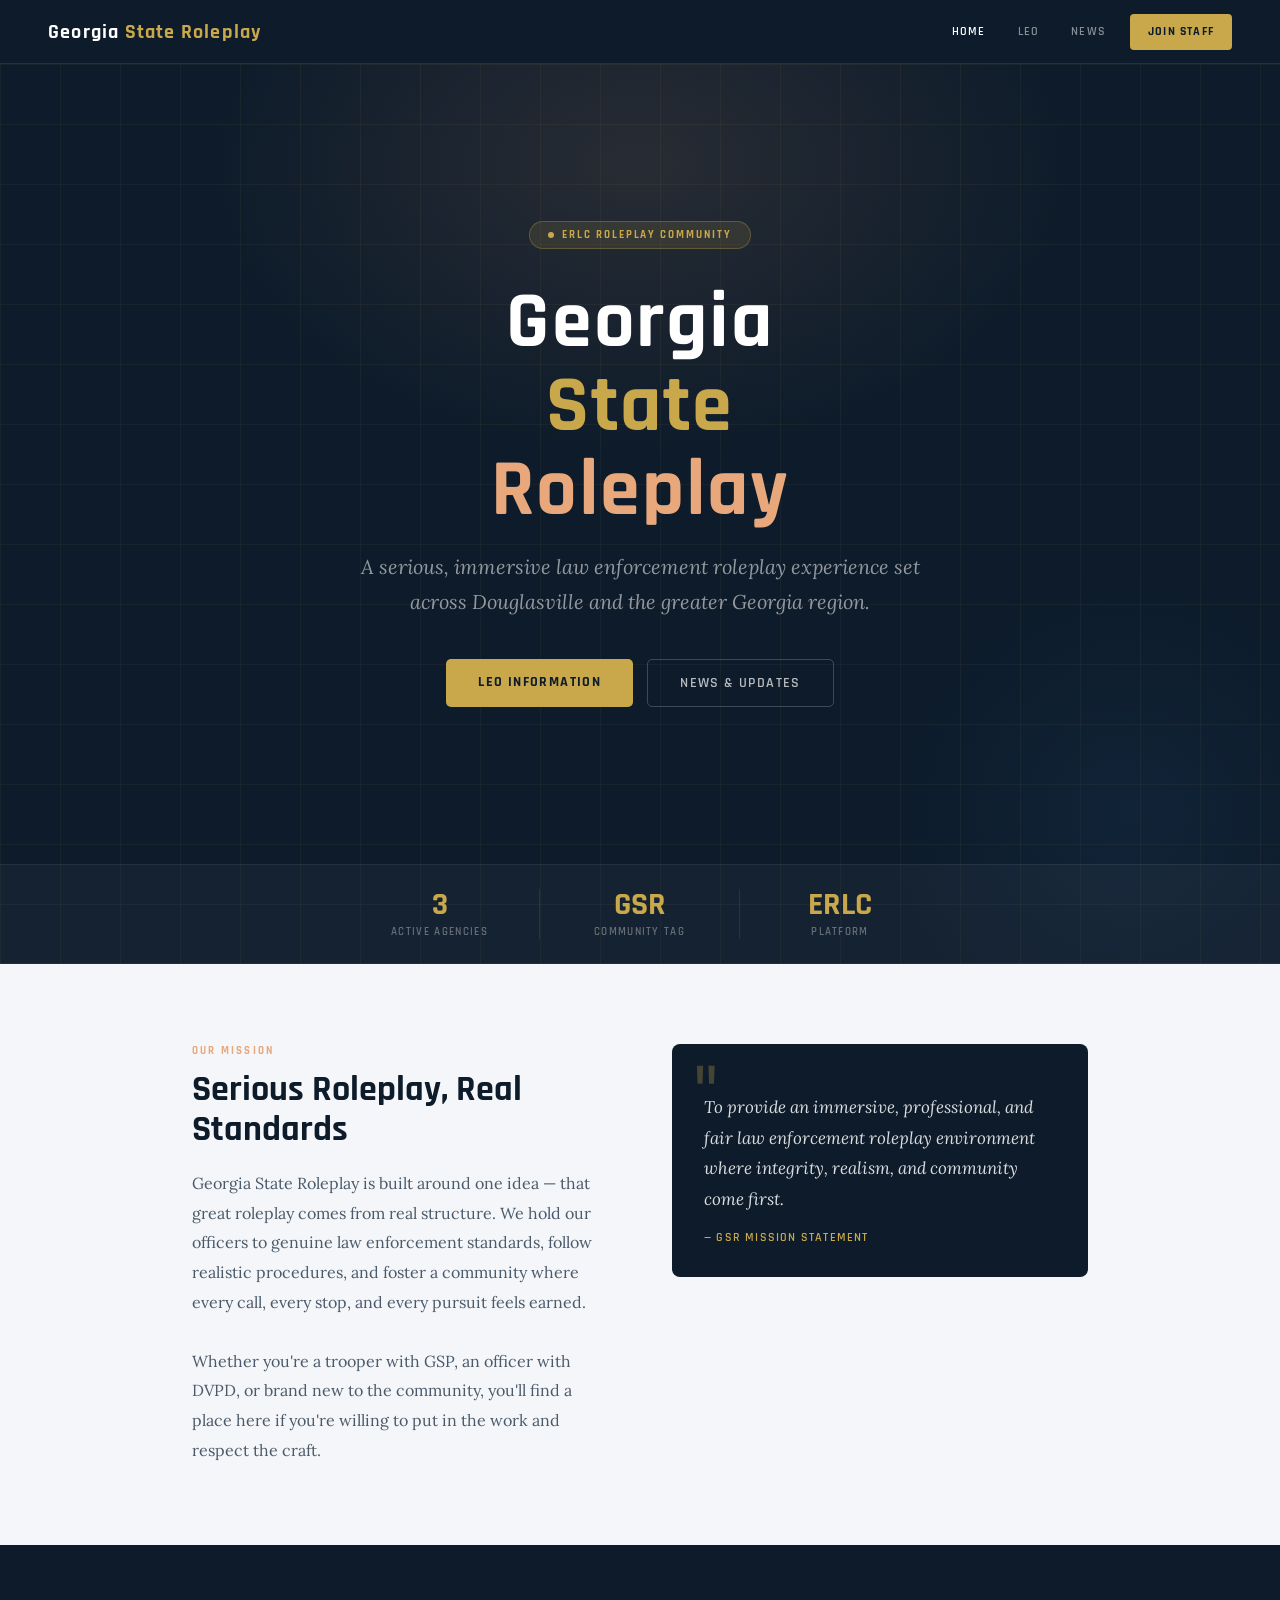
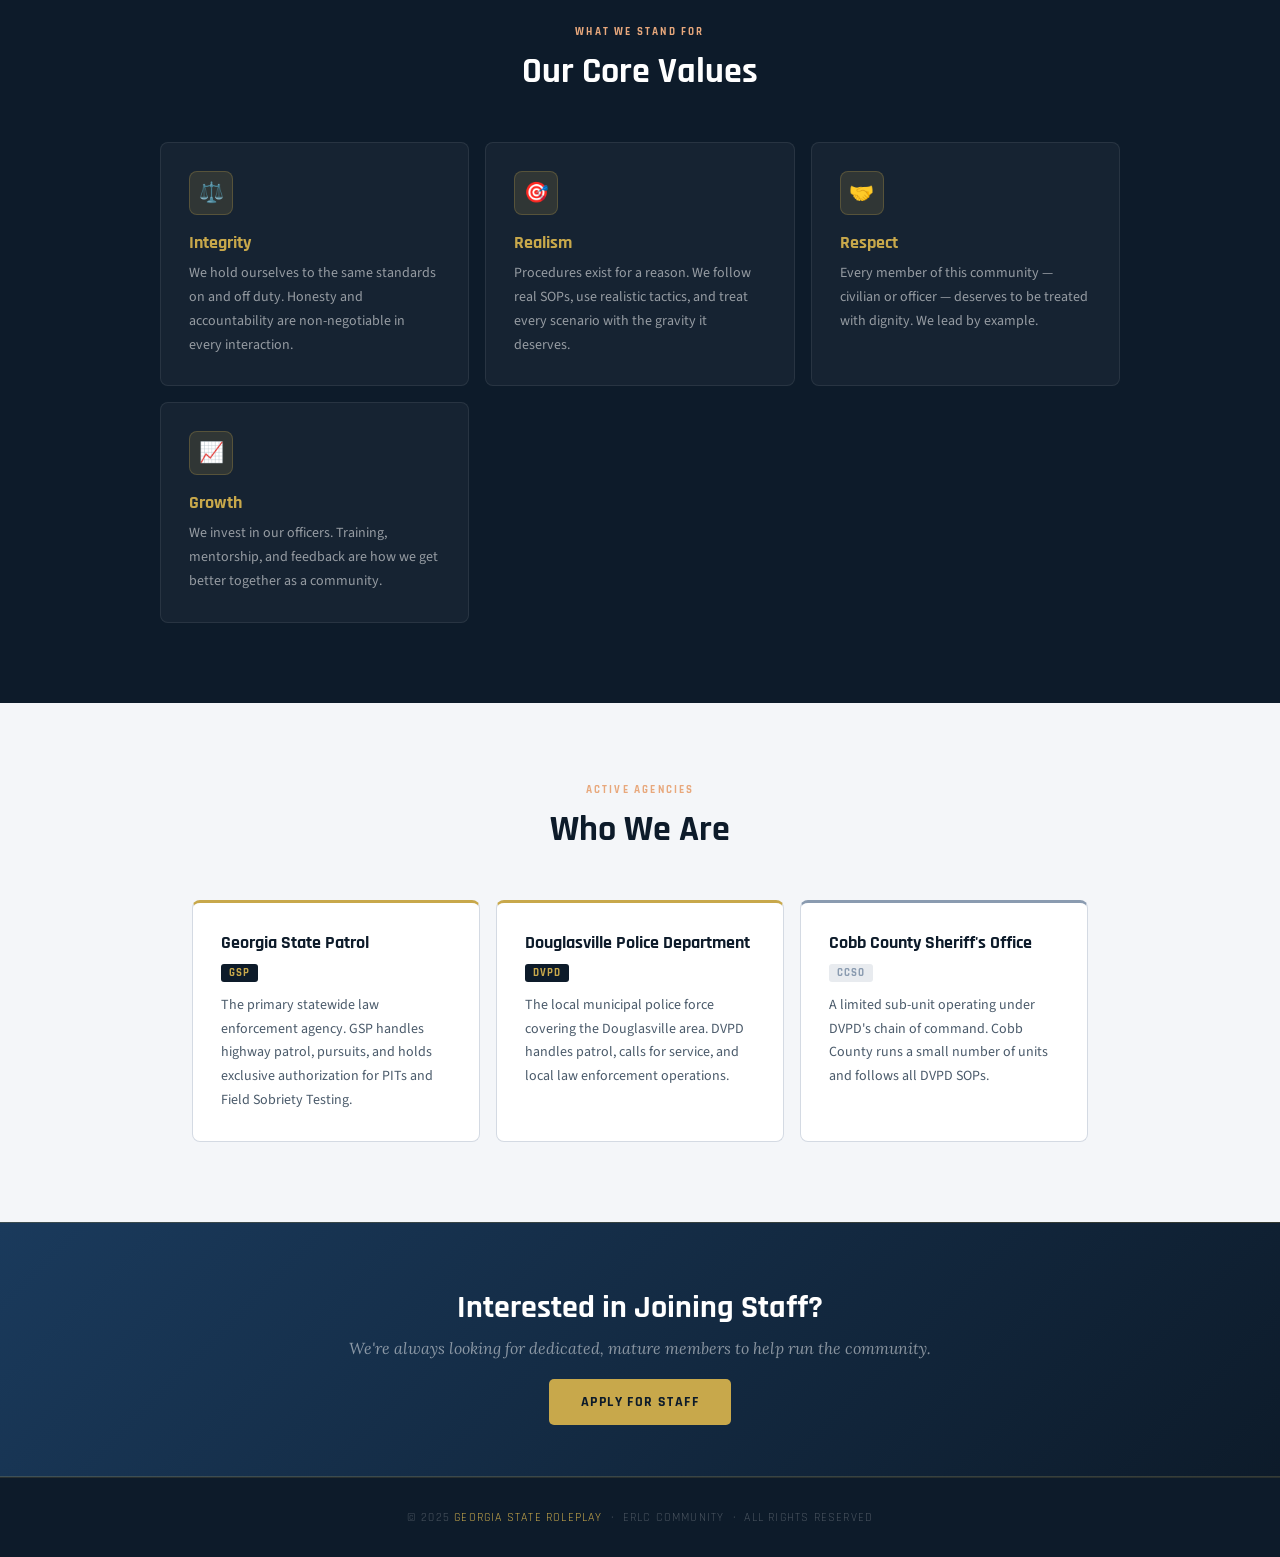
<file: index.html>
<!DOCTYPE html>
<html lang="en">
<head>
  <meta charset="UTF-8" />
  <meta name="viewport" content="width=device-width, initial-scale=1.0" />
  <title>Georgia State Roleplay</title>
  <link rel="stylesheet" href="style.css" />
  <style>
    /* ── HOME-ONLY STYLES ── */
    body { background: var(--navy); }

    /* HERO */
    .home-hero {
      min-height: 100vh;
      background: var(--navy);
      display: flex;
      flex-direction: column;
      position: relative;
      overflow: hidden;
    }
    .hero-grid-bg {
      position: absolute; inset: 0;
      background-image:
        linear-gradient(rgba(200,168,75,.06) 1px, transparent 1px),
        linear-gradient(90deg, rgba(200,168,75,.06) 1px, transparent 1px);
      background-size: 60px 60px;
      pointer-events: none;
    }
    .hero-glow {
      position: absolute;
      top: -200px; left: 50%;
      transform: translateX(-50%);
      width: 900px; height: 600px;
      background: radial-gradient(ellipse at center, rgba(232,168,124,.12) 0%, rgba(13,27,42,0) 70%);
      pointer-events: none;
    }
    .hero-glow-2 {
      position: absolute;
      bottom: -100px; right: -100px;
      width: 500px; height: 500px;
      background: radial-gradient(ellipse at center, rgba(59,130,212,.08) 0%, transparent 70%);
      pointer-events: none;
    }

    .home-navbar {
      position: relative;
      z-index: 10;
      display: flex;
      align-items: center;
      justify-content: space-between;
      padding: 0 3rem;
      height: 64px;
      border-bottom: 1px solid rgba(200,168,75,.15);
    }
    .home-brand {
      font-family: 'Rajdhani', sans-serif;
      font-size: 20px; font-weight: 700;
      color: #fff;
      text-decoration: none;
      letter-spacing: .06em;
    }
    .home-brand span { color: var(--gold); }
    .home-nav-links { display: flex; gap: 0; align-items: center; }
    .home-nav-link {
      font-family: 'Rajdhani', sans-serif;
      font-size: 12px; font-weight: 600;
      letter-spacing: .1em;
      text-transform: uppercase;
      color: rgba(255,255,255,.5);
      text-decoration: none;
      padding: 0 16px;
      height: 64px;
      display: flex; align-items: center;
      transition: color .15s;
    }
    .home-nav-link:hover { color: #fff; }
    .home-nav-cta {
      margin-left: 8px;
      background: var(--gold);
      color: var(--navy) !important;
      border-radius: 4px;
      height: 36px !important;
      padding: 0 18px !important;
      font-weight: 700 !important;
    }
    .home-nav-cta:hover { background: var(--gold-light) !important; }

    /* HERO CONTENT */
    .hero-body {
      flex: 1;
      display: flex;
      flex-direction: column;
      align-items: center;
      justify-content: center;
      text-align: center;
      padding: 4rem 2rem;
      position: relative;
      z-index: 2;
    }
    .hero-badge {
      display: inline-flex;
      align-items: center;
      gap: 8px;
      background: rgba(200,168,75,.12);
      border: 1px solid rgba(200,168,75,.3);
      border-radius: 100px;
      padding: 6px 18px;
      margin-bottom: 2rem;
      font-family: 'Rajdhani', sans-serif;
      font-size: 11px; font-weight: 700;
      letter-spacing: .18em;
      text-transform: uppercase;
      color: var(--gold);
    }
    .hero-badge-dot { width: 6px; height: 6px; border-radius: 50%; background: var(--gold); animation: pulse 2s infinite; }
    @keyframes pulse { 0%,100%{opacity:1} 50%{opacity:.4} }

    .hero-title {
      font-family: 'Rajdhani', sans-serif;
      font-size: clamp(42px, 7vw, 80px);
      font-weight: 700;
      line-height: 1.05;
      color: #fff;
      margin-bottom: 1rem;
      letter-spacing: .02em;
    }
    .hero-title .line-gold { color: var(--gold); display: block; }
    .hero-title .line-peach { color: var(--peach); display: block; }

    .hero-desc {
      font-family: 'Lora', serif;
      font-size: clamp(16px, 2vw, 20px);
      color: rgba(255,255,255,.55);
      max-width: 560px;
      line-height: 1.75;
      margin-bottom: 2.5rem;
      font-style: italic;
    }

    .hero-ctas { display: flex; gap: 14px; flex-wrap: wrap; justify-content: center; }
    .btn-primary {
      background: var(--gold);
      color: var(--navy);
      font-family: 'Rajdhani', sans-serif;
      font-size: 14px; font-weight: 700;
      letter-spacing: .1em;
      text-transform: uppercase;
      padding: 14px 32px;
      border-radius: 5px;
      text-decoration: none;
      transition: background .15s, transform .1s;
    }
    .btn-primary:hover { background: var(--gold-light); transform: translateY(-1px); }
    .btn-secondary {
      background: transparent;
      color: rgba(255,255,255,.7);
      font-family: 'Rajdhani', sans-serif;
      font-size: 14px; font-weight: 600;
      letter-spacing: .1em;
      text-transform: uppercase;
      padding: 14px 32px;
      border-radius: 5px;
      border: 1px solid rgba(255,255,255,.2);
      text-decoration: none;
      transition: border-color .15s, color .15s, transform .1s;
    }
    .btn-secondary:hover { border-color: rgba(255,255,255,.5); color: #fff; transform: translateY(-1px); }

    /* DIVIDER LINE */
    .hero-divider {
      width: 100%;
      height: 1px;
      background: linear-gradient(90deg, transparent, var(--gold), transparent);
      opacity: .3;
      position: relative;
      z-index: 2;
    }

    /* STATS BAR */
    .stats-bar {
      display: flex;
      justify-content: center;
      gap: 0;
      background: rgba(255,255,255,.03);
      border-top: 1px solid rgba(255,255,255,.06);
      border-bottom: 1px solid rgba(255,255,255,.06);
      padding: 1.5rem 2rem;
      position: relative;
      z-index: 2;
    }
    .stat {
      flex: 1;
      max-width: 200px;
      text-align: center;
      padding: 0 2rem;
      border-right: 1px solid rgba(255,255,255,.08);
    }
    .stat:last-child { border-right: none; }
    .stat-num {
      font-family: 'Rajdhani', sans-serif;
      font-size: 32px; font-weight: 700;
      color: var(--gold);
      line-height: 1;
      margin-bottom: 4px;
    }
    .stat-label {
      font-family: 'Rajdhani', sans-serif;
      font-size: 11px; font-weight: 600;
      letter-spacing: .12em;
      text-transform: uppercase;
      color: rgba(255,255,255,.35);
    }

    /* CONTENT SECTIONS */
    .home-content { background: var(--surface); }

    /* MISSION */
    .mission-section {
      max-width: 960px;
      margin: 0 auto;
      padding: 5rem 2rem;
      display: grid;
      grid-template-columns: 1fr 1fr;
      gap: 4rem;
      align-items: start;
    }
    @media (max-width: 680px) { .mission-section { grid-template-columns: 1fr; gap: 2rem; } }
    .mission-label {
      font-family: 'Rajdhani', sans-serif;
      font-size: 11px; font-weight: 700;
      letter-spacing: .2em;
      text-transform: uppercase;
      color: var(--peach);
      margin-bottom: 12px;
    }
    .mission-heading {
      font-family: 'Rajdhani', sans-serif;
      font-size: 36px; font-weight: 700;
      color: var(--navy);
      line-height: 1.1;
      margin-bottom: 1.25rem;
    }
    .mission-text {
      font-family: 'Lora', serif;
      font-size: 16px;
      color: #4a5a6a;
      line-height: 1.85;
    }
    .mission-quote {
      background: var(--navy);
      border-radius: 8px;
      padding: 2rem;
      position: relative;
    }
    .mission-quote::before {
      content: '"';
      font-family: 'Lora', serif;
      font-size: 80px;
      color: var(--gold);
      opacity: .3;
      line-height: 1;
      position: absolute;
      top: 10px; left: 20px;
    }
    .mission-quote-text {
      font-family: 'Lora', serif;
      font-size: 17px;
      color: rgba(255,255,255,.85);
      line-height: 1.8;
      font-style: italic;
      padding-top: 1rem;
      position: relative;
      z-index: 1;
    }
    .mission-quote-attr {
      font-family: 'Rajdhani', sans-serif;
      font-size: 12px; font-weight: 600;
      letter-spacing: .1em;
      text-transform: uppercase;
      color: var(--gold);
      margin-top: 1rem;
    }

    /* VALUES */
    .values-section {
      background: var(--navy);
      padding: 5rem 2rem;
    }
    .values-inner { max-width: 960px; margin: 0 auto; }
    .section-eyebrow {
      font-family: 'Rajdhani', sans-serif;
      font-size: 11px; font-weight: 700;
      letter-spacing: .2em;
      text-transform: uppercase;
      color: var(--peach);
      margin-bottom: 10px;
      text-align: center;
    }
    .section-heading {
      font-family: 'Rajdhani', sans-serif;
      font-size: 36px; font-weight: 700;
      color: #fff;
      text-align: center;
      margin-bottom: 3rem;
    }
    .values-grid {
      display: grid;
      grid-template-columns: repeat(auto-fit, minmax(240px, 1fr));
      gap: 16px;
    }
    .value-card {
      background: rgba(255,255,255,.04);
      border: 1px solid rgba(255,255,255,.08);
      border-radius: 8px;
      padding: 1.75rem;
      transition: border-color .2s, background .2s;
    }
    .value-card:hover {
      background: rgba(255,255,255,.07);
      border-color: rgba(200,168,75,.3);
    }
    .value-icon {
      width: 44px; height: 44px;
      border-radius: 8px;
      background: rgba(200,168,75,.15);
      border: 1px solid rgba(200,168,75,.25);
      display: flex; align-items: center; justify-content: center;
      margin-bottom: 1rem;
      font-size: 20px;
    }
    .value-title {
      font-family: 'Rajdhani', sans-serif;
      font-size: 18px; font-weight: 700;
      color: var(--gold);
      margin-bottom: 8px;
    }
    .value-desc {
      font-size: 14px;
      color: rgba(255,255,255,.55);
      line-height: 1.7;
    }

    /* AGENCIES */
    .agencies-section {
      max-width: 960px;
      margin: 0 auto;
      padding: 5rem 2rem;
    }
    .agencies-grid {
      display: grid;
      grid-template-columns: repeat(auto-fit, minmax(260px, 1fr));
      gap: 16px;
      margin-top: 2.5rem;
    }
    .agency-card {
      background: var(--white);
      border: .5px solid var(--border);
      border-radius: 8px;
      padding: 1.75rem;
      border-top: 3px solid var(--gold);
    }
    .agency-card-name {
      font-family: 'Rajdhani', sans-serif;
      font-size: 18px; font-weight: 700;
      color: var(--navy);
      margin-bottom: 6px;
    }
    .agency-card-abbr {
      display: inline-block;
      background: var(--navy);
      color: var(--gold);
      font-family: 'Rajdhani', sans-serif;
      font-size: 11px; font-weight: 700;
      letter-spacing: .1em;
      padding: 2px 8px;
      border-radius: 3px;
      margin-bottom: 12px;
    }
    .agency-card-desc { font-size: 14px; color: #4a5a6a; line-height: 1.7; }

    /* CTA BANNER */
    .cta-section {
      background: linear-gradient(135deg, var(--navy-mid), var(--navy));
      border-top: 1px solid rgba(200,168,75,.2);
      border-bottom: 1px solid rgba(200,168,75,.2);
      padding: 4rem 2rem;
      text-align: center;
    }
    .cta-title {
      font-family: 'Rajdhani', sans-serif;
      font-size: 32px; font-weight: 700;
      color: #fff;
      margin-bottom: 10px;
    }
    .cta-sub { font-size: 16px; color: rgba(255,255,255,.5); margin-bottom: 2rem; font-family: 'Lora', serif; font-style: italic; }

    /* HOME FOOTER */
    .home-footer {
      background: var(--navy);
      border-top: 1px solid rgba(200,168,75,.15);
      padding: 2rem;
      text-align: center;
    }
    .home-footer p {
      font-family: 'Rajdhani', sans-serif;
      font-size: 12px; letter-spacing: .1em;
      text-transform: uppercase;
      color: rgba(255,255,255,.25);
    }
    .home-footer .g { color: var(--gold); }
  </style>
</head>
<body>

  <!-- NAVBAR -->
  <nav class="home-navbar">
    <a href="index.html" class="home-brand">Georgia <span>State Roleplay</span></a>
    <div class="home-nav-links">
      <a href="index.html" class="home-nav-link" style="color:#fff;">Home</a>
      <a href="leo.html" class="home-nav-link">LEO</a>
      <a href="news.html" class="home-nav-link">News</a>
      <a href="https://docs.google.com/forms/d/e/1FAIpQLSexq14qBdljia67RD5OjIw9W_7dXsVxxyWm_G74cuer-xPQ9Q/viewform?usp=dialog" target="_blank" class="home-nav-link home-nav-cta">Join Staff</a>
    </div>
  </nav>

  <!-- HERO -->
  <div class="home-hero">
    <div class="hero-grid-bg"></div>
    <div class="hero-glow"></div>
    <div class="hero-glow-2"></div>

    <div class="hero-body">
      <div class="hero-badge">
        <div class="hero-badge-dot"></div>
        ERLC Roleplay Community
      </div>
      <h1 class="hero-title">
        <span>Georgia</span>
        <span class="line-gold">State</span>
        <span class="line-peach">Roleplay</span>
      </h1>
      <p class="hero-desc">
        A serious, immersive law enforcement roleplay experience set across Douglasville and the greater Georgia region.
      </p>
      <div class="hero-ctas">
        <a href="leo.html" class="btn-primary">LEO Information</a>
        <a href="news.html" class="btn-secondary">News & Updates</a>
      </div>
    </div>

    <div class="stats-bar">
      <div class="stat">
        <div class="stat-num">3</div>
        <div class="stat-label">Active Agencies</div>
      </div>
      <div class="stat">
        <div class="stat-num">GSR</div>
        <div class="stat-label">Community Tag</div>
      </div>
      <div class="stat">
        <div class="stat-num">ERLC</div>
        <div class="stat-label">Platform</div>
      </div>
    </div>
  </div>

  <!-- CONTENT -->
  <div class="home-content">

    <!-- MISSION -->
    <section class="mission-section">
      <div>
        <div class="mission-label">Our Mission</div>
        <h2 class="mission-heading">Serious Roleplay, Real Standards</h2>
        <p class="mission-text">
          Georgia State Roleplay is built around one idea — that great roleplay comes from real structure. We hold our officers to genuine law enforcement standards, follow realistic procedures, and foster a community where every call, every stop, and every pursuit feels earned.
          <br><br>
          Whether you're a trooper with GSP, an officer with DVPD, or brand new to the community, you'll find a place here if you're willing to put in the work and respect the craft.
        </p>
      </div>
      <div class="mission-quote">
        <p class="mission-quote-text">
          To provide an immersive, professional, and fair law enforcement roleplay environment where integrity, realism, and community come first.
        </p>
        <div class="mission-quote-attr">— GSR Mission Statement</div>
      </div>
    </section>

    <!-- VALUES -->
    <section class="values-section">
      <div class="values-inner">
        <div class="section-eyebrow">What We Stand For</div>
        <h2 class="section-heading">Our Core Values</h2>
        <div class="values-grid">
          <div class="value-card">
            <div class="value-icon">⚖️</div>
            <div class="value-title">Integrity</div>
            <div class="value-desc">We hold ourselves to the same standards on and off duty. Honesty and accountability are non-negotiable in every interaction.</div>
          </div>
          <div class="value-card">
            <div class="value-icon">🎯</div>
            <div class="value-title">Realism</div>
            <div class="value-desc">Procedures exist for a reason. We follow real SOPs, use realistic tactics, and treat every scenario with the gravity it deserves.</div>
          </div>
          <div class="value-card">
            <div class="value-icon">🤝</div>
            <div class="value-title">Respect</div>
            <div class="value-desc">Every member of this community — civilian or officer — deserves to be treated with dignity. We lead by example.</div>
          </div>
          <div class="value-card">
            <div class="value-icon">📈</div>
            <div class="value-title">Growth</div>
            <div class="value-desc">We invest in our officers. Training, mentorship, and feedback are how we get better together as a community.</div>
          </div>
        </div>
      </div>
    </section>

    <!-- AGENCIES -->
    <section class="agencies-section">
      <div class="section-eyebrow" style="color:var(--peach);text-align:center;">Active Agencies</div>
      <h2 class="section-heading" style="color:var(--navy);text-align:center;font-size:36px;">Who We Are</h2>
      <div class="agencies-grid">
        <div class="agency-card">
          <div class="agency-card-name">Georgia State Patrol</div>
          <div class="agency-card-abbr">GSP</div>
          <p class="agency-card-desc">The primary statewide law enforcement agency. GSP handles highway patrol, pursuits, and holds exclusive authorization for PITs and Field Sobriety Testing.</p>
        </div>
        <div class="agency-card">
          <div class="agency-card-name">Douglasville Police Department</div>
          <div class="agency-card-abbr">DVPD</div>
          <p class="agency-card-desc">The local municipal police force covering the Douglasville area. DVPD handles patrol, calls for service, and local law enforcement operations.</p>
        </div>
        <div class="agency-card" style="border-top-color: var(--muted);">
          <div class="agency-card-name">Cobb County Sheriff's Office</div>
          <div class="agency-card-abbr" style="background:rgba(138,155,176,.2);color:var(--muted);">CCSO</div>
          <p class="agency-card-desc">A limited sub-unit operating under DVPD's chain of command. Cobb County runs a small number of units and follows all DVPD SOPs.</p>
        </div>
      </div>
    </section>

    <!-- STAFF CTA -->
    <section class="cta-section">
      <h2 class="cta-title">Interested in Joining Staff?</h2>
      <p class="cta-sub">We're always looking for dedicated, mature members to help run the community.</p>
      <a href="https://docs.google.com/forms/d/e/1FAIpQLSexq14qBdljia67RD5OjIw9W_7dXsVxxyWm_G74cuer-xPQ9Q/viewform?usp=dialog" target="_blank" class="btn-primary">Apply for Staff</a>
    </section>

  </div>

  <div class="home-footer">
    <p>© 2025 <span class="g">Georgia State Roleplay</span> &nbsp;·&nbsp; ERLC Community &nbsp;·&nbsp; All Rights Reserved</p>
  </div>

</body>
</html>
</file>
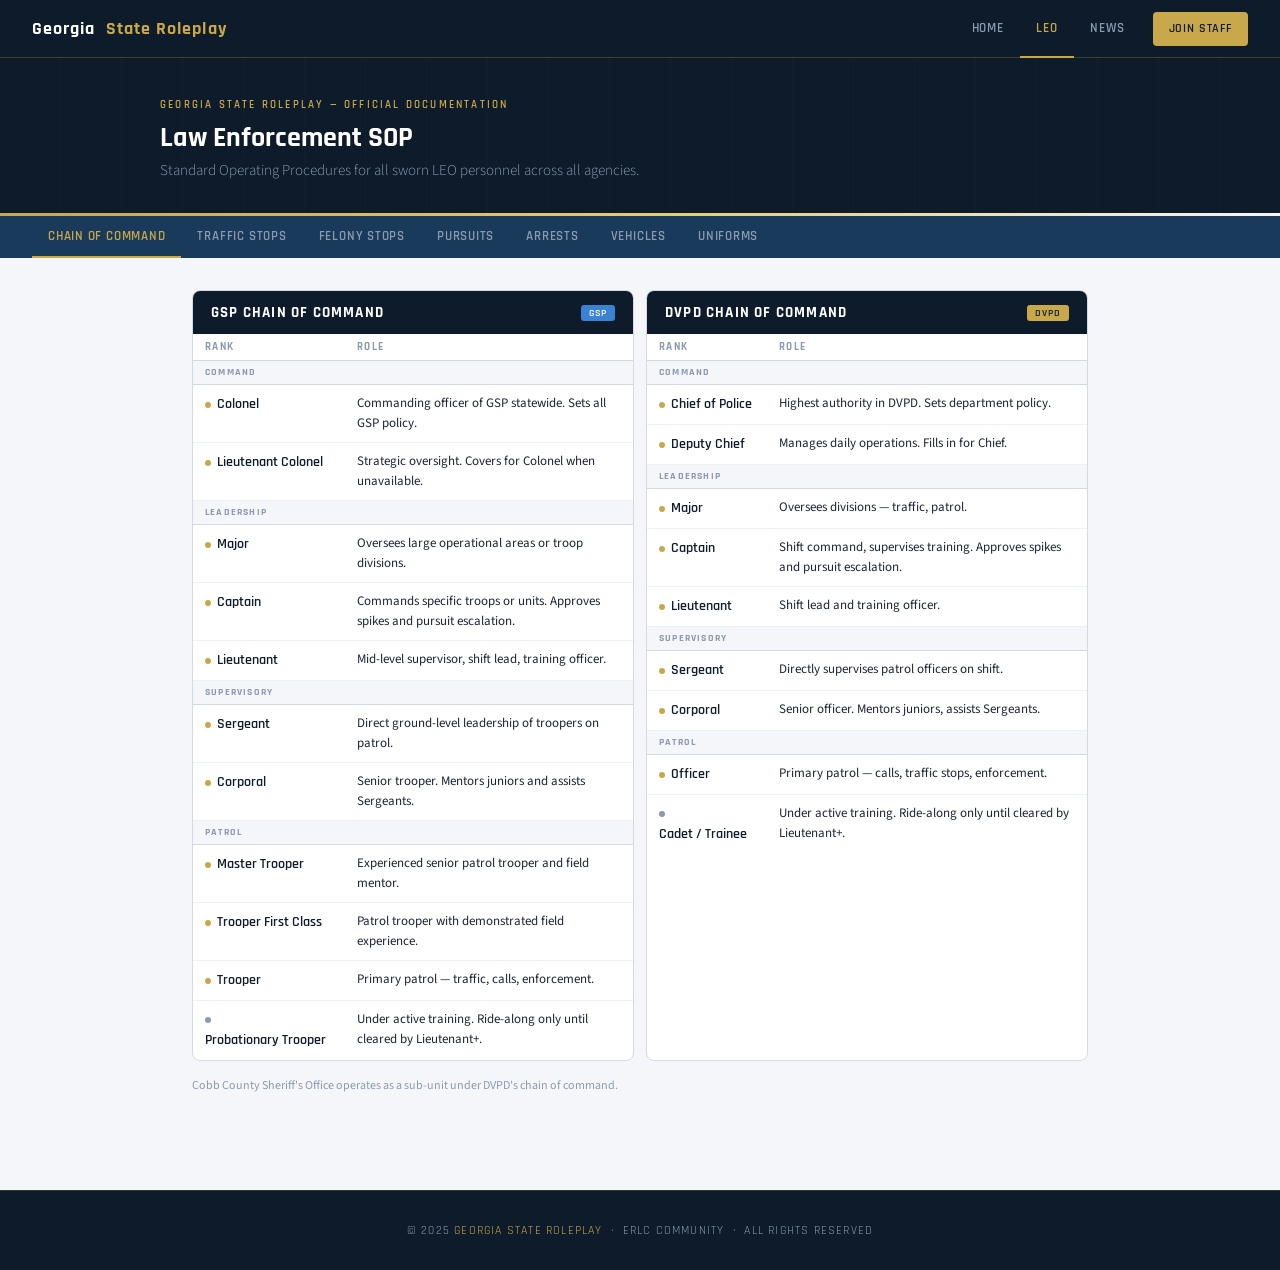
<file: leo.html>
<!DOCTYPE html>
<html lang="en">
<head>
  <meta charset="UTF-8"/>
  <meta name="viewport" content="width=device-width, initial-scale=1.0"/>
  <title>LEO Information — Georgia State Roleplay</title>
  <link rel="stylesheet" href="style.css"/>
</head>
<body>

  <nav class="navbar">
    <a href="index.html" class="navbar-brand">Georgia <span class="brand-accent">State Roleplay</span></a>
    <div class="nav-links">
      <a href="index.html" class="nav-link">Home</a>
      <a href="leo.html" class="nav-link active">LEO</a>
      <a href="news.html" class="nav-link">News</a>
      <a href="https://docs.google.com/forms/d/e/1FAIpQLSexq14qBdljia67RD5OjIw9W_7dXsVxxyWm_G74cuer-xPQ9Q/viewform?usp=dialog" target="_blank" class="nav-link apply-btn">Join Staff</a>
    </div>
  </nav>

  <div class="page-hero">
    <div class="page-hero-inner">
      <div class="page-eyebrow">Georgia State Roleplay — Official Documentation</div>
      <div class="page-title">Law Enforcement SOP</div>
      <div class="page-sub">Standard Operating Procedures for all sworn LEO personnel across all agencies.</div>
    </div>
  </div>
  <div class="gold-bar"></div>

  <div class="tab-nav" id="tabNav">
    <button class="tab-btn active" onclick="switchTab('chain',this)">Chain of Command</button>
    <button class="tab-btn" onclick="switchTab('traffic',this)">Traffic Stops</button>
    <button class="tab-btn" onclick="switchTab('felony',this)">Felony Stops</button>
    <button class="tab-btn" onclick="switchTab('pursuits',this)">Pursuits</button>
    <button class="tab-btn" onclick="switchTab('arrest',this)">Arrests</button>
    <button class="tab-btn" onclick="switchTab('vehicle',this)">Vehicles</button>
    <button class="tab-btn" onclick="switchTab('uniform',this)">Uniforms</button>
  </div>

  <div class="page-content">

    <!-- CHAIN OF COMMAND -->
    <div class="tab-panel active" id="tab-chain">
      <div class="coc-split">
        <div class="card" style="margin-bottom:0;">
          <div class="card-header"><div class="card-header-title">GSP Chain of Command</div><div class="card-badge badge-blue">GSP</div></div>
          <div class="card-body" style="padding:0;">
            <table class="rank-table">
              <thead><tr><th>Rank</th><th>Role</th></tr></thead>
              <tbody>
                <tr class="tier-divider"><td colspan="2">Command</td></tr>
                <tr><td><span class="rank-pip"></span><span class="rank-name">Colonel</span></td><td>Commanding officer of GSP statewide. Sets all GSP policy.</td></tr>
                <tr><td><span class="rank-pip"></span><span class="rank-name">Lieutenant Colonel</span></td><td>Strategic oversight. Covers for Colonel when unavailable.</td></tr>
                <tr class="tier-divider"><td colspan="2">Leadership</td></tr>
                <tr><td><span class="rank-pip"></span><span class="rank-name">Major</span></td><td>Oversees large operational areas or troop divisions.</td></tr>
                <tr><td><span class="rank-pip"></span><span class="rank-name">Captain</span></td><td>Commands specific troops or units. Approves spikes and pursuit escalation.</td></tr>
                <tr><td><span class="rank-pip"></span><span class="rank-name">Lieutenant</span></td><td>Mid-level supervisor, shift lead, training officer.</td></tr>
                <tr class="tier-divider"><td colspan="2">Supervisory</td></tr>
                <tr><td><span class="rank-pip"></span><span class="rank-name">Sergeant</span></td><td>Direct ground-level leadership of troopers on patrol.</td></tr>
                <tr><td><span class="rank-pip"></span><span class="rank-name">Corporal</span></td><td>Senior trooper. Mentors juniors and assists Sergeants.</td></tr>
                <tr class="tier-divider"><td colspan="2">Patrol</td></tr>
                <tr><td><span class="rank-pip"></span><span class="rank-name">Master Trooper</span></td><td>Experienced senior patrol trooper and field mentor.</td></tr>
                <tr><td><span class="rank-pip"></span><span class="rank-name">Trooper First Class</span></td><td>Patrol trooper with demonstrated field experience.</td></tr>
                <tr><td><span class="rank-pip"></span><span class="rank-name">Trooper</span></td><td>Primary patrol — traffic, calls, enforcement.</td></tr>
                <tr><td><span class="rank-pip dim"></span><span class="rank-name">Probationary Trooper</span></td><td>Under active training. Ride-along only until cleared by Lieutenant+.</td></tr>
              </tbody>
            </table>
          </div>
        </div>

        <div class="card" style="margin-bottom:0;">
          <div class="card-header"><div class="card-header-title">DVPD Chain of Command</div><div class="card-badge badge-gold">DVPD</div></div>
          <div class="card-body" style="padding:0;">
            <table class="rank-table">
              <thead><tr><th>Rank</th><th>Role</th></tr></thead>
              <tbody>
                <tr class="tier-divider"><td colspan="2">Command</td></tr>
                <tr><td><span class="rank-pip"></span><span class="rank-name">Chief of Police</span></td><td>Highest authority in DVPD. Sets department policy.</td></tr>
                <tr><td><span class="rank-pip"></span><span class="rank-name">Deputy Chief</span></td><td>Manages daily operations. Fills in for Chief.</td></tr>
                <tr class="tier-divider"><td colspan="2">Leadership</td></tr>
                <tr><td><span class="rank-pip"></span><span class="rank-name">Major</span></td><td>Oversees divisions — traffic, patrol.</td></tr>
                <tr><td><span class="rank-pip"></span><span class="rank-name">Captain</span></td><td>Shift command, supervises training. Approves spikes and pursuit escalation.</td></tr>
                <tr><td><span class="rank-pip"></span><span class="rank-name">Lieutenant</span></td><td>Shift lead and training officer.</td></tr>
                <tr class="tier-divider"><td colspan="2">Supervisory</td></tr>
                <tr><td><span class="rank-pip"></span><span class="rank-name">Sergeant</span></td><td>Directly supervises patrol officers on shift.</td></tr>
                <tr><td><span class="rank-pip"></span><span class="rank-name">Corporal</span></td><td>Senior officer. Mentors juniors, assists Sergeants.</td></tr>
                <tr class="tier-divider"><td colspan="2">Patrol</td></tr>
                <tr><td><span class="rank-pip"></span><span class="rank-name">Officer</span></td><td>Primary patrol — calls, traffic stops, enforcement.</td></tr>
                <tr><td><span class="rank-pip dim"></span><span class="rank-name">Cadet / Trainee</span></td><td>Under active training. Ride-along only until cleared by Lieutenant+.</td></tr>
              </tbody>
            </table>
          </div>
        </div>
      </div>
      <p style="font-size:12px;color:var(--muted);margin-top:6px;">Cobb County Sheriff's Office operates as a sub-unit under DVPD's chain of command.</p>
    </div>

    <!-- TRAFFIC STOPS -->
    <div class="tab-panel" id="tab-traffic">
      <div class="card">
        <div class="card-header"><div class="card-header-title">Traffic Stop Procedures</div><div class="card-badge badge-blue">All Agencies</div></div>
        <div class="card-body">
          <div class="sub-label">Initiation</div>
          <div class="step-list">
            <div class="step-item"><div class="step-num">1</div><div><div class="step-text">Observe the violation and confirm it warrants a stop — speeding, equipment violations, erratic driving, suspicious plates, etc.</div></div></div>
            <div class="step-item"><div class="step-num">2</div><div><div class="step-text">Announce the stop over radio before activating lights. Provide vehicle description, color, direction of travel, and your unit number.</div><div class="step-note">Example: "Unit 12, traffic stop on a red sedan northbound on Thornton Road, requesting Melonly CAD."</div></div></div>
            <div class="step-item"><div class="step-num">3</div><div><div class="step-text">Activate emergency lights. If the vehicle does not yield, use a brief siren burst before escalating further.</div></div></div>
          </div>
          <div class="sub-label">Approach & Contact</div>
          <div class="step-list">
            <div class="step-item"><div class="step-num">4</div><div><div class="step-text">Once stopped, run the vehicle through Melonly CAD. Gather the driver's name and check for warrants, registration, and license status.</div></div></div>
            <div class="step-item"><div class="step-num">5</div><div><div class="step-text">Approach from the driver's side. Note passengers, visible hands, and any suspicious movement before making contact.</div></div></div>
            <div class="step-item"><div class="step-num">6</div><div><div class="step-text">Greet the driver, state the reason for the stop, and request license, registration, and proof of insurance.</div></div></div>
          </div>
          <div class="sub-label">Field Sobriety Testing (FST)</div>
          <div class="alert alert-warn"><div class="alert-label">GSP Only</div><div>GSP is the only agency authorized to conduct FSTs. All other agencies must request GSP assistance if impairment is suspected.</div></div>
          <div class="step-list">
            <div class="step-item"><div class="step-num">7</div><div><div class="step-text">If impairment is suspected, GSP may order the driver to exit and administer a standard FST — HGN, walk-and-turn, and one-leg stand.</div></div></div>
            <div class="step-item"><div class="step-num">8</div><div><div class="step-text">If the FST is failed, place the driver under arrest for DUI. Notify dispatch and document in Melonly CAD immediately.</div></div></div>
          </div>
          <div class="sub-label">Conclusion</div>
          <div class="step-list">
            <div class="step-item"><div class="step-num">9</div><div><div class="step-text">Issue a citation, verbal warning, or make an arrest based on findings. Log all outcomes in Melonly CAD.</div></div></div>
            <div class="step-item"><div class="step-num">10</div><div><div class="step-text">Notify dispatch the stop is complete and you are back in service.</div></div></div>
          </div>
        </div>
      </div>
    </div>

    <!-- FELONY STOPS -->
    <div class="tab-panel" id="tab-felony">
      <div class="card">
        <div class="card-header"><div class="card-header-title">Felony Stop Procedures</div><div class="card-badge badge-red">High Risk</div></div>
        <div class="card-body">
          <div class="alert alert-info"><div class="alert-label">When to Use</div><div>Initiate a felony stop when a vehicle is confirmed or reasonably suspected to be involved in a felony — robbery, weapons offense, active felony warrant, etc.</div></div>
          <div class="step-list">
            <div class="step-item"><div class="step-num">1</div><div><div class="step-text">Notify dispatch immediately — vehicle description, current location, and nature of the felony. Request backup before initiating.</div></div></div>
            <div class="step-item"><div class="step-num">2</div><div><div class="step-text">Maintain a safe following distance. Do not crowd the vehicle. Wait for backup when possible before making contact.</div></div></div>
            <div class="step-item"><div class="step-num">3</div><div>
              <div class="step-text">Activate lights and siren. Deliver commands clearly over VC, projecting firmly as if over a PA system:</div>
              <div class="script-line">"This is [your agency]. Driver — turn off the engine and throw your keys out of the window now."</div>
              <div class="script-line">"All occupants — exit the vehicle one at a time, hands raised above your head. Walk slowly backward toward the sound of my voice."</div>
              <div class="script-line">"Do not reach for anything. Do not make any sudden movements. Failure to comply will be met with force."</div>
            </div></div>
            <div class="step-item"><div class="step-num">4</div><div><div class="step-text">Position vehicles at an angle for cover. Draw service weapon. Do not advance — direct suspects to walk backward to your position.</div></div></div>
            <div class="step-item"><div class="step-num">5</div><div><div class="step-text">Handcuff and detain all occupants before clearing the vehicle. Search only after all occupants are fully secured.</div></div></div>
            <div class="step-item"><div class="step-num">6</div><div><div class="step-text">Transport suspect(s) directly to the jail for booking. All bookings must be completed at the jail — no exceptions.</div></div></div>
            <div class="step-item"><div class="step-num">7</div><div><div class="step-text">Log all details in Melonly CAD immediately, including any use-of-force incidents.</div></div></div>
          </div>
        </div>
      </div>
    </div>

    <!-- PURSUITS -->
    <div class="tab-panel" id="tab-pursuits">
      <div class="card">
        <div class="card-header"><div class="card-header-title">10-80 Pursuit Policy</div><div class="card-badge badge-amber">Staff Permission Required</div></div>
        <div class="card-body">
          <div class="permission-box">
            <div class="permission-title">Staff Permission Required</div>
            <div class="permission-text">All pursuits require staff permission before initiation. Permission is easily obtainable — this exists solely to prevent too many pursuits running simultaneously. Request permission via radio or VC from any available staff member before activating.</div>
          </div>
          <div class="alert alert-info"><div class="alert-label">Priority Timer</div><div>Once permission is granted, a priority timer must be started immediately. The pursuit is authorized only for the duration of that active timer. If the timer expires, reassess continuation with staff before proceeding.</div></div>
          <div class="sub-label">Conduct During Pursuit</div>
          <div class="rule-list">
            <div class="rule-item"><div class="rule-dot"></div><div><div class="rule-text">Announce the pursuit immediately — state direction, road name, and full vehicle description.</div></div></div>
            <div class="rule-item"><div class="rule-dot"></div><div>
              <div class="rule-text">Secondary units are responsible for continuous call-outs. Include direction, street name, and nearby landmarks at every turn.</div>
              <div class="rule-sub">Example: "Suspect northbound on Thornton Road, passing Walmart, approaching Veterans Memorial Highway intersection."</div>
            </div></div>
            <div class="rule-item"><div class="rule-dot"></div><div><div class="rule-text">Only GSP units are authorized to perform a PIT maneuver. All other agencies are prohibited from PITing under any circumstance.</div></div></div>
            <div class="rule-item"><div class="rule-dot"></div><div><div class="rule-text">Permission to PIT must be explicitly granted by a supervisor before execution. Announce intent on radio and wait for verbal confirmation.</div></div></div>
            <div class="rule-item"><div class="rule-dot"></div><div><div class="rule-text">Spike strips are for high-priority chases only and must be approved by a Captain or above. Deploy at a pre-announced location — avoid intersections, hills, bends, or high civilian traffic areas.</div></div></div>
            <div class="rule-item"><div class="rule-dot"></div><div><div class="rule-text">No Grapplers are authorized under any circumstances.</div></div></div>
            <div class="rule-item"><div class="rule-dot"></div><div><div class="rule-text">LEO vehicle count must remain realistic. Do not flood the pursuit — only authorized responding units may be involved.</div></div></div>
          </div>
          <div class="alert alert-danger" style="margin-top:12px;"><div class="alert-label">Moderation Infraction</div><div>Driving on the opposite lane of traffic is strictly prohibited at all times, including during active pursuits. Violations will result in a moderation infraction with no exceptions.</div></div>
        </div>
      </div>
    </div>

    <!-- ARREST -->
    <div class="tab-panel" id="tab-arrest">
      <div class="card">
        <div class="card-header"><div class="card-header-title">Arrest Procedures</div><div class="card-badge badge-green">All Agencies</div></div>
        <div class="card-body">
          <div class="step-list">
            <div class="step-item"><div class="step-num">1</div><div><div class="step-text">Confirm you have probable cause or an active warrant before placing anyone under arrest. Do not arrest without justification.</div></div></div>
            <div class="step-item"><div class="step-num">2</div><div><div class="step-text">Announce the arrest clearly — inform the suspect they are under arrest and state the specific charge(s).</div></div></div>
            <div class="step-item"><div class="step-num">3</div><div><div class="step-text">Handcuff the suspect. Conduct a pat-down search for weapons and contraband before transport. Do not skip this step.</div></div></div>
            <div class="step-item"><div class="step-num">4</div><div><div class="step-text">Read Miranda rights before any questioning begins. If the suspect invokes their right to remain silent, all questioning must cease immediately.</div></div></div>
            <div class="step-item"><div class="step-num">5</div><div><div class="step-text">Transport the suspect directly to the jail. All bookings must be completed at the jail — suspects may not be processed at any other location.</div></div></div>
            <div class="step-item"><div class="step-num">6</div><div><div class="step-text">Notify dispatch of transport and ETA. Complete the full arrest report in Melonly CAD including charges, evidence, and any use-of-force incidents.</div></div></div>
          </div>
        </div>
      </div>
    </div>

    <!-- VEHICLES -->
    <div class="tab-panel" id="tab-vehicle">
      <div class="card">
        <div class="card-header"><div class="card-header-title">Vehicle SOP</div><div class="card-badge badge-blue">All Agencies</div></div>
        <div class="card-body">
          <table class="veh-table">
            <thead><tr><th>Vehicle Type</th><th>Whitelist</th><th>Notes</th></tr></thead>
            <tbody>
              <tr>
                <td style="font-size:14px;color:var(--text);font-weight:500;">Standard Patrol Vehicle<br><span style="font-size:12px;color:var(--muted);font-weight:400;">Agency livery</span></td>
                <td><span class="wl-no">No WL</span></td>
                <td>Default vehicle for all Officers / Troopers and above across all agencies.</td>
              </tr>
              <tr>
                <td style="font-size:14px;color:var(--text);font-weight:500;">Undercover / Unmarked Vehicle</td>
                <td><span class="wl-yes">WL Required</span></td>
                <td>Restricted to whitelisted officers only. Must be authorized before use.</td>
              </tr>
              <tr>
                <td style="font-size:14px;color:var(--text);font-weight:500;">Marked Supervisor Vehicle</td>
                <td><span class="wl-na">N/A</span></td>
                <td>No marked supervisor vehicle available at this time. Subject to future update.</td>
              </tr>
            </tbody>
          </table>
        </div>
      </div>
    </div>

    <!-- UNIFORM -->
    <div class="tab-panel" id="tab-uniform">
      <div class="card">
        <div class="card-header"><div class="card-header-title">Uniform SOP</div><div class="card-badge badge-blue">All Agencies</div></div>
        <div class="card-body">
          <div class="alert alert-warn"><div class="alert-label">Policy</div><div>All officers must wear the uniform class assigned to their current duty type. Wearing the incorrect class while on duty is a uniform violation.</div></div>
          <div class="uniform-grid">
            <div class="uniform-card"><div class="uniform-class">Class A</div><div class="uniform-name">Formal Dress</div><div class="uniform-desc">Required for training events, formal ceremonies, and official department functions.</div></div>
            <div class="uniform-card"><div class="uniform-class">Class B</div><div class="uniform-name">Standard Patrol</div><div class="uniform-desc">Basic patrol uniform — long sleeve. Worn during standard patrol shifts.</div></div>
            <div class="uniform-card"><div class="uniform-class">Class C</div><div class="uniform-name">Daily Patrol</div><div class="uniform-desc">Short sleeve uniform for daily patrol and general duty.</div></div>
          </div>
        </div>
      </div>
    </div>

  </div>

  <footer class="footer">
    <p>© 2025 <span class="gold">Georgia State Roleplay</span> &nbsp;·&nbsp; ERLC Community &nbsp;·&nbsp; All Rights Reserved</p>
  </footer>

  <script>
    function switchTab(id, el) {
      document.querySelectorAll('.tab-btn').forEach(b => b.classList.remove('active'));
      document.querySelectorAll('.tab-panel').forEach(p => p.classList.remove('active'));
      document.getElementById('tab-' + id).classList.add('active');
      el.classList.add('active');
    }
  </script>
</body>
</html>
</file>
<file: style.css>
@import url('https://fonts.googleapis.com/css2?family=Rajdhani:wght@400;500;600;700&family=Lora:ital,wght@0,400;0,600;1,400&family=Source+Sans+3:wght@300;400;600&display=swap');

*, *::before, *::after { box-sizing: border-box; margin: 0; padding: 0; }

:root {
  --navy:       #0d1b2a;
  --navy-mid:   #1a3a5c;
  --navy-light: #2563a8;
  --accent:     #3b82d4;
  --gold:       #c8a84b;
  --gold-light: #e8c96b;
  --peach:      #e8a87c;
  --peach-light:#f5d0b5;
  --peach-pale: #fdf0e6;
  --surface:    #f4f6f9;
  --white:      #ffffff;
  --text:       #1a2535;
  --muted:      #8a9bb0;
  --danger:     #c0392b;
  --danger-bg:  #fdecea;
  --warn:       #b7770d;
  --warn-bg:    #fdf3dc;
  --green:      #1a6b3c;
  --green-bg:   #e8f5ee;
  --border:     #d4dae3;
}

html { scroll-behavior: smooth; }

body {
  font-family: 'Source Sans 3', sans-serif;
  background: var(--surface);
  color: var(--text);
  min-height: 100vh;
}

/* ── NAVBAR ── */
.navbar {
  position: sticky;
  top: 0;
  z-index: 100;
  background: var(--navy);
  border-bottom: 1px solid rgba(200,168,75,.25);
  display: flex;
  align-items: center;
  justify-content: space-between;
  padding: 0 2rem;
  height: 58px;
}
.navbar-brand {
  font-family: 'Rajdhani', sans-serif;
  font-size: 18px;
  font-weight: 700;
  color: var(--white);
  text-decoration: none;
  letter-spacing: .06em;
  display: flex;
  align-items: center;
  gap: 10px;
}
.navbar-brand .brand-accent { color: var(--gold); }
.nav-links { display: flex; gap: 0; align-items: center; }
.nav-link {
  font-family: 'Rajdhani', sans-serif;
  font-size: 13px;
  font-weight: 600;
  letter-spacing: .07em;
  text-transform: uppercase;
  color: var(--muted);
  text-decoration: none;
  padding: 0 16px;
  height: 58px;
  display: flex;
  align-items: center;
  border-bottom: 2px solid transparent;
  transition: color .15s, border-color .15s;
}
.nav-link:hover { color: var(--white); }
.nav-link.active { color: var(--gold); border-bottom-color: var(--gold); }
.nav-link.apply-btn {
  background: var(--gold);
  color: var(--navy);
  border-radius: 4px;
  margin-left: 12px;
  padding: 0 16px;
  height: 34px;
  font-size: 12px;
  border-bottom: none;
}
.nav-link.apply-btn:hover { background: var(--gold-light); }

/* ── FOOTER ── */
.footer {
  background: var(--navy);
  border-top: 1px solid rgba(200,168,75,.2);
  padding: 2rem;
  text-align: center;
  margin-top: 4rem;
}
.footer p {
  font-family: 'Rajdhani', sans-serif;
  font-size: 12px;
  letter-spacing: .1em;
  text-transform: uppercase;
  color: var(--muted);
}
.footer .gold { color: var(--gold); }

/* ── SHARED CARD ── */
.card {
  background: var(--white);
  border: .5px solid var(--border);
  border-radius: 8px;
  overflow: hidden;
  margin-bottom: 1.25rem;
}
.card-header {
  background: var(--navy);
  padding: 12px 18px;
  display: flex;
  align-items: center;
  gap: 10px;
}
.card-header-title {
  font-family: 'Rajdhani', sans-serif;
  font-size: 15px;
  font-weight: 700;
  letter-spacing: .08em;
  text-transform: uppercase;
  color: var(--white);
}
.card-badge {
  font-family: 'Rajdhani', sans-serif;
  font-size: 10px;
  font-weight: 600;
  letter-spacing: .1em;
  text-transform: uppercase;
  padding: 2px 8px;
  border-radius: 3px;
  margin-left: auto;
  white-space: nowrap;
}
.badge-gold  { background: var(--gold);   color: var(--navy); }
.badge-blue  { background: var(--accent); color: #fff; }
.badge-red   { background: var(--danger); color: #fff; }
.badge-green { background: var(--green);  color: #fff; }
.badge-amber { background: var(--warn);   color: #fff; }
.card-body { padding: 1rem 1.25rem; }

/* ── SHARED ALERT ── */
.alert {
  border-radius: 5px;
  padding: 9px 14px;
  margin: 10px 0;
  font-size: 13px;
  line-height: 1.6;
  display: flex;
  gap: 8px;
  align-items: flex-start;
}
.alert-label {
  font-family: 'Rajdhani', sans-serif;
  font-size: 10px;
  font-weight: 700;
  letter-spacing: .12em;
  text-transform: uppercase;
  white-space: nowrap;
  margin-top: 1px;
}
.alert-danger { background: var(--danger-bg); color: var(--danger); border: .5px solid #f5c6c2; }
.alert-warn   { background: var(--warn-bg);   color: var(--warn);   border: .5px solid #f0d78a; }
.alert-info   { background: #e8f0fb; color: #1a4a8a; border: .5px solid #b8ccee; }
.alert-green  { background: var(--green-bg);  color: var(--green);  border: .5px solid #a8d8bc; }

/* ── SHARED STEP LIST ── */
.step-list { display: flex; flex-direction: column; }
.step-item { display: flex; gap: 12px; padding: 10px 0; border-bottom: .5px solid #edf0f4; align-items: flex-start; }
.step-item:last-child { border-bottom: none; }
.step-num {
  min-width: 26px; height: 26px;
  background: var(--navy);
  border-radius: 50%;
  display: flex; align-items: center; justify-content: center;
  font-family: 'Rajdhani', sans-serif;
  font-size: 12px; font-weight: 700;
  color: var(--gold);
  flex-shrink: 0;
}
.step-text { font-size: 14px; color: var(--text); line-height: 1.6; }
.step-note { font-size: 12px; color: var(--muted); margin-top: 3px; font-style: italic; line-height: 1.5; }
.script-line {
  background: var(--surface);
  border-left: 3px solid var(--accent);
  border-radius: 0 4px 4px 0;
  padding: 7px 12px;
  margin: 6px 0;
  font-size: 13px;
  color: var(--text);
  font-style: italic;
  line-height: 1.6;
}

/* ── SHARED RULE LIST ── */
.rule-list { display: flex; flex-direction: column; }
.rule-item { display: flex; gap: 10px; padding: 8px 0; border-bottom: .5px solid #edf0f4; align-items: flex-start; }
.rule-item:last-child { border-bottom: none; }
.rule-dot { width: 6px; height: 6px; background: var(--accent); border-radius: 50%; margin-top: 8px; flex-shrink: 0; }
.rule-text { font-size: 14px; color: var(--text); line-height: 1.6; flex: 1; }
.rule-sub { font-size: 12px; color: var(--muted); margin-top: 3px; font-style: italic; }

/* ── SUB-LABEL ── */
.sub-label {
  font-family: 'Rajdhani', sans-serif;
  font-size: 11px; font-weight: 700;
  letter-spacing: .14em;
  text-transform: uppercase;
  color: var(--muted);
  margin: 14px 0 6px;
  padding-bottom: 4px;
  border-bottom: .5px solid var(--border);
}

/* ── RANK TABLE ── */
.rank-table { width: 100%; border-collapse: collapse; }
.rank-table th {
  font-family: 'Rajdhani', sans-serif;
  font-size: 11px; font-weight: 700;
  letter-spacing: .12em;
  text-transform: uppercase;
  color: var(--muted);
  text-align: left;
  padding: 6px 12px;
  border-bottom: .5px solid var(--border);
}
.rank-table td { padding: 9px 12px; font-size: 13px; color: var(--text); border-bottom: .5px solid #edf0f4; vertical-align: top; line-height: 1.5; }
.rank-table tr:last-child td { border-bottom: none; }
.rank-table tr:hover td { background: var(--surface); }
.rank-name { font-family: 'Rajdhani', sans-serif; font-weight: 600; font-size: 14px; color: var(--navy); white-space: nowrap; }
.rank-pip { display: inline-block; width: 6px; height: 6px; border-radius: 50%; background: var(--gold); margin-right: 6px; vertical-align: middle; }
.rank-pip.dim { background: var(--muted); }
.tier-divider td { background: var(--surface); padding: 4px 12px; font-family: 'Rajdhani', sans-serif; font-size: 10px; font-weight: 700; letter-spacing: .12em; text-transform: uppercase; color: var(--muted); border-bottom: .5px solid var(--border); }

/* ── PERMISSION BOX ── */
.permission-box { background: var(--navy); border-radius: 6px; padding: 14px 18px; margin: 10px 0; }
.permission-title { font-family: 'Rajdhani', sans-serif; font-size: 12px; font-weight: 700; letter-spacing: .12em; text-transform: uppercase; color: var(--gold); margin-bottom: 6px; }
.permission-text { font-size: 13px; color: var(--peach-light); line-height: 1.6; }

/* ── TABS ── */
.tab-nav {
  background: var(--navy-mid);
  padding: 0 2rem;
  display: flex;
  overflow-x: auto;
}
.tab-btn {
  font-family: 'Rajdhani', sans-serif;
  font-size: 13px; font-weight: 600;
  letter-spacing: .06em;
  text-transform: uppercase;
  color: var(--muted);
  padding: 12px 16px;
  cursor: pointer;
  border-bottom: 2px solid transparent;
  white-space: nowrap;
  transition: color .15s, border-color .15s;
  user-select: none;
  background: none;
  border-top: none;
  border-left: none;
  border-right: none;
}
.tab-btn:hover { color: #fff; }
.tab-btn.active { color: var(--gold); border-bottom-color: var(--gold); }
.tab-panel { display: none; }
.tab-panel.active { display: block; }

/* ── PAGE HERO (inner pages) ── */
.page-hero {
  background: var(--navy);
  padding: 2.5rem 2rem 2rem;
  position: relative;
  overflow: hidden;
}
.page-hero::before {
  content: '';
  position: absolute; inset: 0;
  background: repeating-linear-gradient(90deg, transparent, transparent 60px, rgba(255,255,255,.015) 60px, rgba(255,255,255,.015) 61px);
  pointer-events: none;
}
.page-hero-inner { position: relative; max-width: 960px; margin: 0 auto; }
.page-eyebrow {
  font-family: 'Rajdhani', sans-serif;
  font-size: 11px; font-weight: 600;
  letter-spacing: .2em;
  text-transform: uppercase;
  color: var(--gold);
  margin-bottom: 8px;
}
.page-title {
  font-family: 'Rajdhani', sans-serif;
  font-size: 28px; font-weight: 700;
  color: #fff;
  margin-bottom: 4px;
}
.page-sub { font-size: 15px; color: var(--muted); font-weight: 300; }
.gold-bar { height: 3px; background: linear-gradient(90deg, var(--gold), var(--gold-light), transparent); }

/* ── PAGE CONTENT ── */
.page-content { max-width: 960px; margin: 0 auto; padding: 2rem; }

/* ── COC SPLIT ── */
.coc-split { display: grid; grid-template-columns: 1fr 1fr; gap: 12px; margin-bottom: 1rem; }
@media (max-width: 620px) { .coc-split { grid-template-columns: 1fr; } }

/* ── UNIFORM GRID ── */
.uniform-grid { display: grid; grid-template-columns: repeat(auto-fit, minmax(180px, 1fr)); gap: 10px; margin-top: 8px; }
.uniform-card { background: var(--surface); border: .5px solid var(--border); border-radius: 6px; padding: 12px 14px; }
.uniform-class { font-family: 'Rajdhani', sans-serif; font-size: 22px; font-weight: 700; color: var(--navy); margin-bottom: 4px; }
.uniform-name { font-size: 12px; font-weight: 600; color: var(--accent); margin-bottom: 6px; text-transform: uppercase; letter-spacing: .05em; }
.uniform-desc { font-size: 13px; color: #4a5568; line-height: 1.5; }

/* ── VEH TABLE ── */
.veh-table { width: 100%; border-collapse: collapse; }
.veh-table th { font-family: 'Rajdhani', sans-serif; font-size: 11px; font-weight: 700; letter-spacing: .12em; text-transform: uppercase; color: var(--muted); text-align: left; padding: 6px 12px; border-bottom: .5px solid var(--border); }
.veh-table td { padding: 10px 12px; font-size: 13px; color: var(--text); border-bottom: .5px solid #edf0f4; vertical-align: middle; line-height: 1.5; }
.veh-table tr:last-child td { border-bottom: none; }
.wl-yes { color: var(--danger); font-family: 'Rajdhani', sans-serif; font-weight: 700; }
.wl-no  { color: var(--green);  font-family: 'Rajdhani', sans-serif; font-weight: 700; }
.wl-na  { color: var(--muted);  font-family: 'Rajdhani', sans-serif; font-weight: 600; }

/* ── CHECKLIST ── */
.checklist { display: flex; flex-direction: column; }
.check-item { display: flex; gap: 10px; padding: 9px 0; border-bottom: .5px solid #edf0f4; align-items: flex-start; }
.check-item:last-child { border-bottom: none; }
.check-box { width: 18px; height: 18px; border: 1.5px solid var(--border); border-radius: 3px; flex-shrink: 0; margin-top: 2px; }
.check-text { font-size: 14px; color: var(--text); line-height: 1.6; }
</file>
